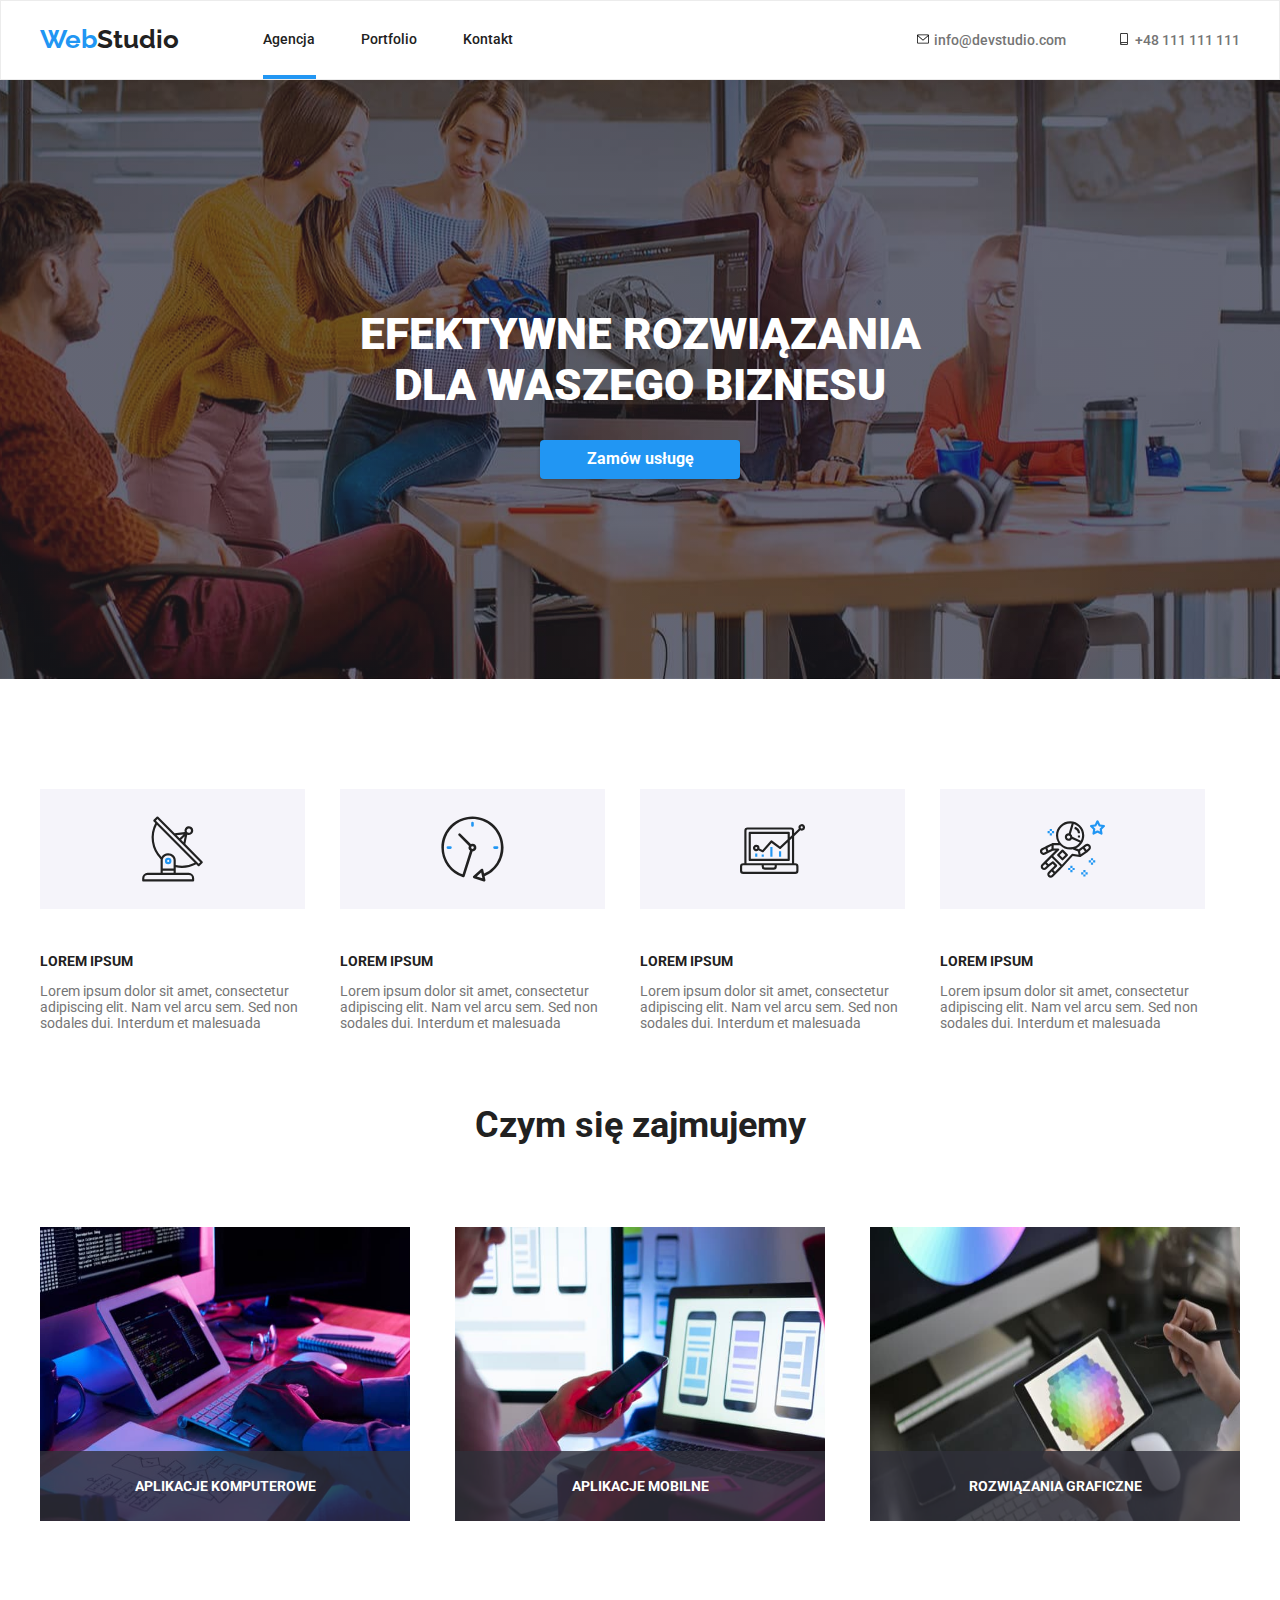
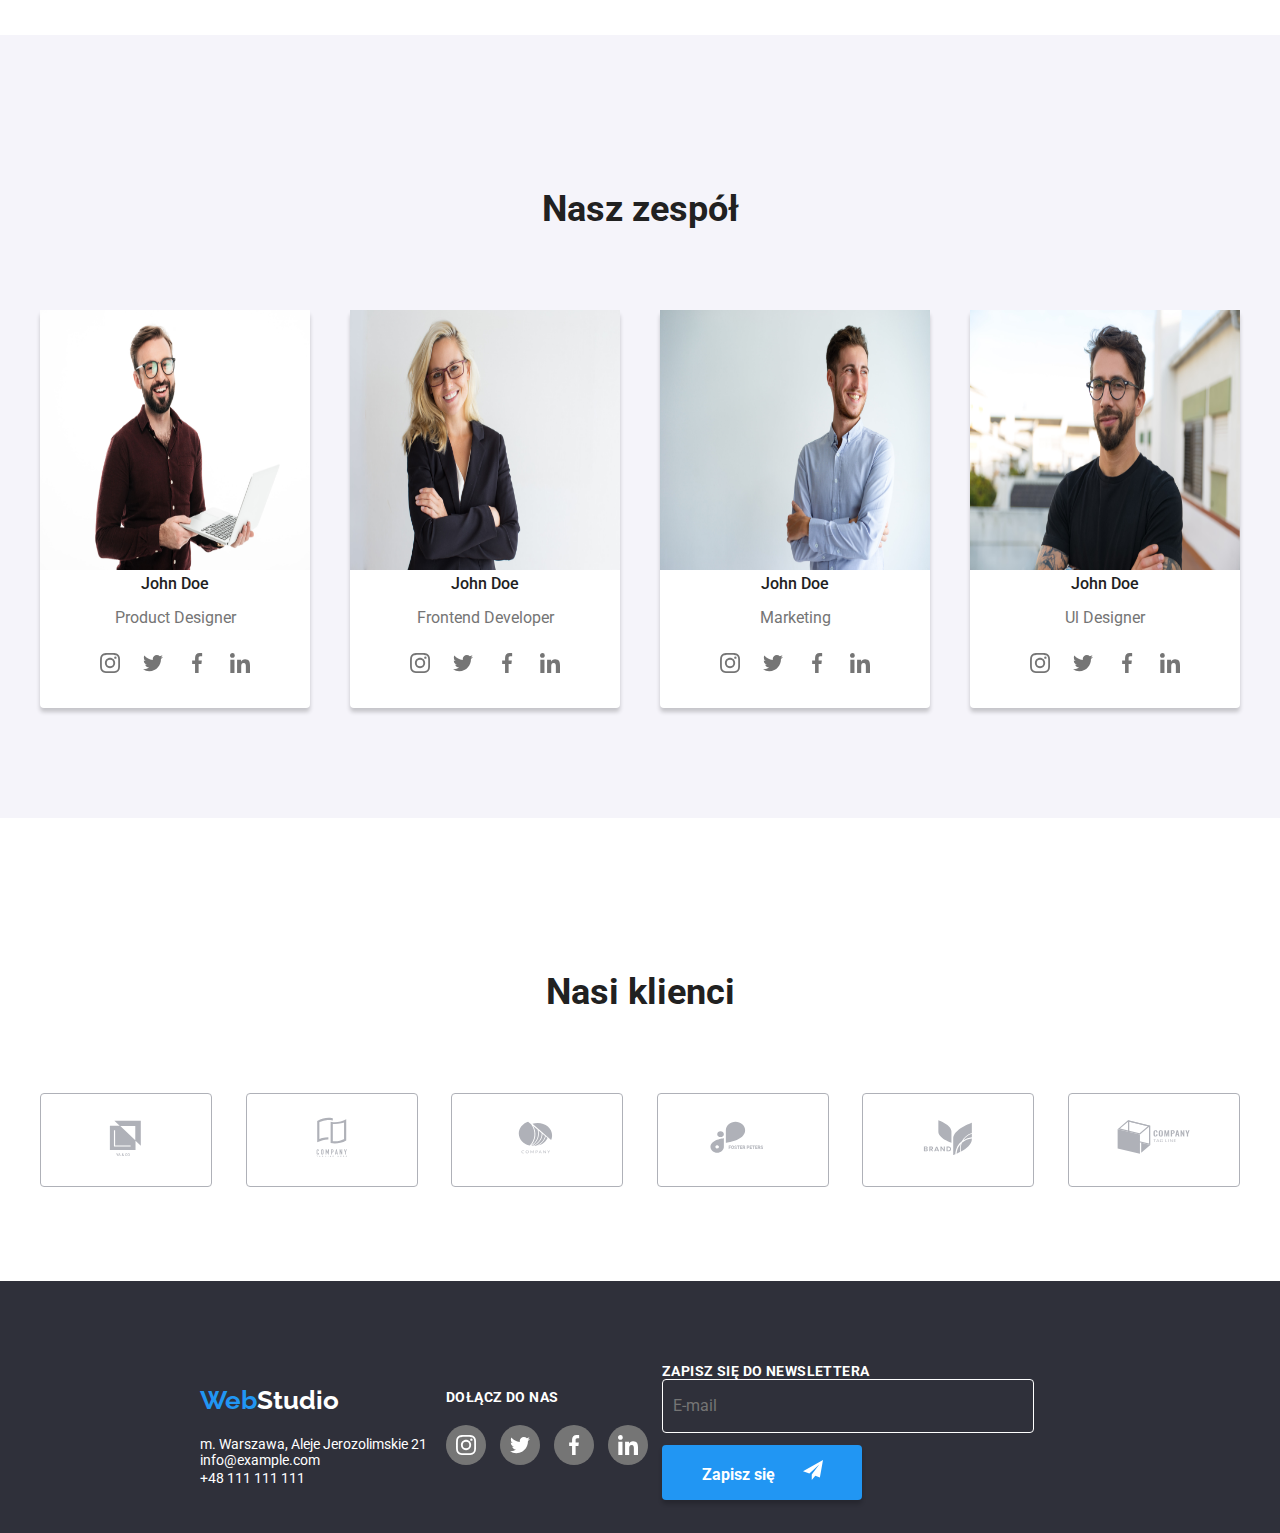
<file: index.html>
<!DOCTYPE html>
<html lang="pl">
    <head>
        <meta charset="UTF-8" />
        <meta http-equiv="X-UA-Compatible" content="IE=edge" />
        <meta name="viewport" content="width=device-width, initial-scale=1.0" />
        <title>WebStudio</title>
        <link rel="preconnect" href="https://fonts.googleapis.com" />
        <link rel="preconnect" href="https://fonts.gstatic.com" crossorigin />
        <link
            href="https://fonts.googleapis.com/css2?family=Raleway:wght@700&family=Roboto:wght@400;500;700;900&display=swap"
            rel="stylesheet"
        />
        <link rel="stylesheet" href="./css/norm.css" />
        <link rel="stylesheet" href="./css/main.min.css" />
    </head>
    <body>
        <header class="page-header">
            <div class="logo container">
                <a class="logo-dark" href="#"
                    ><span class="logo-dark--part">Web</span>Studio</a
                >
                <nav>
                    <ul class="navigation">
                        <li class="navigation__element">
                            <a class="link" href="#">Agencja</a>
                            <div class="link-underline"></div>
                        </li>
                        <li class="navigation__element">
                            <a class="link" href="./portfolio.html"
                                >Portfolio</a
                            >
                        </li>
                        <li class="navigation__element">
                            <a class="link" href="#">Kontakt</a>
                        </li>
                    </ul>
                </nav>

                <div class="adress">
                    <a class="link link-color" href="mailto:info@devstudio.com"
                        ><svg
                            xmlns="http://www.w3.org/2000/svg"
                            width="16"
                            height="12"
                        >
                            <use href="./images/icons.svg#icon-envelope"></use>
                        </svg>
                        info@devstudio.com
                    </a>

                    <a class="link link-color" href="callto:+48111111111">
                        <svg
                            xmlns="http://www.w3.org/2000/svg"
                            width="16"
                            height="12"
                        >
                            <use
                                href="./images/icons.svg#icon-smartphone"
                            ></use>
                        </svg>
                        +48 111 111 111</a
                    >
                </div>
            </div>
        </header>
        <main>
            <section class="main-background">
                <div class="container-black">
                    <h1 class="container-black__title">
                        EFEKTYWNE ROZWIĄZANIA <br />
                        DLA WASZEGO BIZNESU
                    </h1>
                    <button
                        class="container-black__button"
                        type="button"
                        data-modal-open
                    >
                        Zamów usługę
                    </button>
                </div>
            </section>
            <section>
                <div class="container">
                    <ul class="card-set">
                        <li class="card-set__element">
                            <svg
                                class="element__icon"
                                xmlns="http://www.w3.org/2000/svg"
                                width="65"
                                height="120"
                            >
                                <use
                                    href="./images/icons.svg#icon-antenna-1"
                                ></use>
                            </svg>
                            <h4 class="element__title">LOREM IPSUM</h4>
                            <p class="element__text">
                                Lorem ipsum dolor sit amet, consectetur
                                adipiscing elit. Nam vel arcu sem. Sed non
                                sodales dui. Interdum et malesuada
                            </p>
                        </li>

                        <li class="card-set__element">
                            <svg
                                class="element__icon"
                                xmlns="http://www.w3.org/2000/svg"
                                width="65"
                                height="120"
                            >
                                <use
                                    href="./images/icons.svg#icon-clock-1"
                                ></use>
                            </svg>
                            <h4 class="element__title">LOREM IPSUM</h4>
                            <p class="element__text">
                                Lorem ipsum dolor sit amet, consectetur
                                adipiscing elit. Nam vel arcu sem. Sed non
                                sodales dui. Interdum et malesuada
                            </p>
                        </li>

                        <li class="card-set__element">
                            <svg
                                class="element__icon"
                                xmlns="http://www.w3.org/2000/svg"
                                width="65"
                                height="120"
                            >
                                <use
                                    href="./images/icons.svg#icon-diagram-1"
                                ></use>
                            </svg>
                            <h4 class="element__title">LOREM IPSUM</h4>
                            <p class="element__text">
                                Lorem ipsum dolor sit amet, consectetur
                                adipiscing elit. Nam vel arcu sem. Sed non
                                sodales dui. Interdum et malesuada
                            </p>
                        </li>

                        <li class="card-set__element">
                            <svg
                                class="element__icon"
                                xmlns="http://www.w3.org/2000/svg"
                                width="65"
                                height="120"
                            >
                                <use
                                    href="./images/icons.svg#icon-astronaut-1"
                                ></use>
                            </svg>
                            <h4 class="element__title">LOREM IPSUM</h4>
                            <p class="element__text">
                                Lorem ipsum dolor sit amet, consectetur
                                adipiscing elit. Nam vel arcu sem. Sed non
                                sodales dui. Interdum et malesuada
                            </p>
                        </li>
                    </ul>

                    <h2 class="section-title">Czym się zajmujemy</h2>

                    <ul class="specialty">
                        <li class="specialty__list">
                            <img
                                class="specialty__list-picture"
                                src="./images/photo1.jpg"
                                alt="Męskie dłonie piszące na klawiaturze"
                                width="370"
                                height="294"
                            />

                            <p class="specialty__list-label">
                                APLIKACJE KOMPUTEROWE
                            </p>
                        </li>
                        <li class="specialty__list">
                            <img
                                class="specialty__list-picture"
                                src="./images/photo2.jpg"
                                alt="Kobieta z telefonem komórkowym w dłoni, siedząca przy komputerze"
                                width="370"
                                height="294"
                            />
                            <p class="specialty__list-label">
                                APLIKACJE MOBILNE
                            </p>
                        </li>

                        <li class="specialty__list">
                            <img
                                class="specialty__list-picture"
                                src="./images/photo3.jpg"
                                alt="Tablet z paletą barw trzymany w dłoniach"
                                width="370"
                                height="294"
                            />
                            <p class="specialty__list-label">
                                ROZWIĄZANIA GRAFICZNE
                            </p>
                        </li>
                    </ul>
                </div>
            </section>
            <section class="grey">
                <h2 class="section-title">Nasz zespół</h2>
                <div class="container">
                    <ul class="card-set">
                        <li class="card-set__element frame">
                            <img
                                clas="element__picture"
                                src="./images/person1.jpg"
                                alt="Brunet z brodą w okulrach, w bordowej koszuli i laptopem w rękach"
                                width="270"
                                height="260"
                            />

                            <h4 class="element__name">John Doe</h4>
                            <p class="element__position">Product Designer</p>
                            <div>
                                <ul class="item-flex">
                                    <li class="logos">
                                        <svg
                                            class="logos__design"
                                            xmlns="http://www.w3.org/2000/svg"
                                            viewBox="0 0 50 100"
                                        >
                                            <use
                                                href="./images/icons.svg#icon-insta"
                                            ></use>
                                        </svg>
                                    </li>
                                    <li class="logos">
                                        <svg
                                            class="logos__design"
                                            xmlns="http://www.w3.org/2000/svg"
                                            viewBox="0 0 50 100"
                                        >
                                            <use
                                                href="./images/icons.svg#icon-twitt"
                                            ></use>
                                        </svg>
                                    </li>
                                    <li class="logos">
                                        <svg
                                            class="logos__design"
                                            xmlns="http://www.w3.org/2000/svg"
                                            viewBox="0 0 50 100"
                                        >
                                            <use
                                                href="./images/icons.svg#icon-face"
                                            ></use>
                                        </svg>
                                    </li>
                                    <li class="logos">
                                        <svg
                                            class="logos__design"
                                            xmlns="http://www.w3.org/2000/svg"
                                            viewBox="0 0 50 100"
                                        >
                                            <use
                                                href="./images/icons.svg#icon-linkedin"
                                            ></use>
                                        </svg>
                                    </li>
                                </ul>
                            </div>
                        </li>

                        <li class="card-set__element frame">
                            <img
                                class="element__picture"
                                src="./images/person2.jpg"
                                alt="Uśmiechnięta blondynka w okularach, w czarnej marynarce"
                                width="270"
                                height="260"
                            />

                            <h4 class="element__name">John Doe</h4>
                            <p class="element__position">Frontend Developer</p>
                            <div>
                                <ul class="item-flex">
                                    <li class="logos">
                                        <svg
                                            class="logos__design"
                                            xmlns="http://www.w3.org/2000/svg"
                                            viewBox="0 0 50 100"
                                        >
                                            <use
                                                href="./images/icons.svg#icon-insta"
                                            ></use>
                                        </svg>
                                    </li>
                                    <li class="logos">
                                        <svg
                                            class="logos__design"
                                            xmlns="http://www.w3.org/2000/svg"
                                            viewBox="0 0 50 100"
                                        >
                                            <use
                                                href="./images/icons.svg#icon-twitt"
                                            ></use>
                                        </svg>
                                    </li>
                                    <li class="logos">
                                        <svg
                                            class="logos__design"
                                            xmlns="http://www.w3.org/2000/svg"
                                            viewBox="0 0 50 100"
                                        >
                                            <use
                                                href="./images/icons.svg#icon-face"
                                            ></use>
                                        </svg>
                                    </li>
                                    <li class="logos">
                                        <svg
                                            class="logos__design"
                                            xmlns="http://www.w3.org/2000/svg"
                                            viewBox="0 0 50 100"
                                        >
                                            <use
                                                href="./images/icons.svg#icon-linkedin"
                                            ></use>
                                        </svg>
                                    </li>
                                </ul>
                            </div>
                        </li>

                        <li class="card-set__element frame">
                            <img
                                class="element__picture"
                                src="./images/person3.jpg"
                                alt="Uśmiechnięty mężczyzna w błękitnej koszuli"
                                width="270"
                                height="260"
                            />

                            <h4 class="element__name">John Doe</h4>
                            <p class="element__position">Marketing</p>
                            <div>
                                <ul class="item-flex">
                                    <li class="logos">
                                        <svg
                                            class="logos__design"
                                            xmlns="http://www.w3.org/2000/svg"
                                            viewBox="0 0 50 100"
                                        >
                                            <use
                                                href="./images/icons.svg#icon-insta"
                                            ></use>
                                        </svg>
                                    </li>
                                    <li class="logos">
                                        <svg
                                            class="logos__design"
                                            xmlns="http://www.w3.org/2000/svg"
                                            viewBox="0 0 50 100"
                                        >
                                            <use
                                                href="./images/icons.svg#icon-twitt"
                                            ></use>
                                        </svg>
                                    </li>
                                    <li class="logos">
                                        <svg
                                            class="logos__design"
                                            xmlns="http://www.w3.org/2000/svg"
                                            viewBox="0 0 50 100"
                                        >
                                            <use
                                                href="./images/icons.svg#icon-face"
                                            ></use>
                                        </svg>
                                    </li>
                                    <li class="logos">
                                        <svg
                                            class="logos__design"
                                            xmlns="http://www.w3.org/2000/svg"
                                            viewBox="0 0 50 100"
                                        >
                                            <use
                                                href="./images/icons.svg#icon-linkedin"
                                            ></use>
                                        </svg>
                                    </li>
                                </ul>
                            </div>
                        </li>

                        <li class="card-set__element frame">
                            <img
                                class="element__picture"
                                src="./images/person4.jpg"
                                alt="Brunet w okularach z brodą, ubrany w czarny podkoszulek"
                                width="270"
                                height="260"
                            />

                            <h4 class="element__name">John Doe</h4>
                            <p class="element__position">Ul Designer</p>
                            <div>
                                <ul class="item-flex">
                                    <li class="logos">
                                        <svg
                                            class="logos__design"
                                            xmlns="http://www.w3.org/2000/svg"
                                            viewBox="0 0 50 100"
                                        >
                                            <use
                                                href="./images/icons.svg#icon-insta"
                                            ></use>
                                        </svg>
                                    </li>
                                    <li class="logos">
                                        <svg
                                            class="logos__design"
                                            xmlns="http://www.w3.org/2000/svg"
                                            viewBox="0 0 50 100"
                                        >
                                            <use
                                                href="./images/icons.svg#icon-twitt"
                                            ></use>
                                        </svg>
                                    </li>
                                    <li class="logos">
                                        <svg
                                            class="logos__design"
                                            xmlns="http://www.w3.org/2000/svg"
                                            viewBox="0 0 50 100"
                                        >
                                            <use
                                                href="./images/icons.svg#icon-face"
                                            ></use>
                                        </svg>
                                    </li>
                                    <li class="logos">
                                        <svg
                                            class="logos__design"
                                            xmlns="http://www.w3.org/2000/svg"
                                            viewBox="0 0 50 100"
                                        >
                                            <use
                                                href="./images/icons.svg#icon-linkedin"
                                            ></use>
                                        </svg>
                                    </li>
                                </ul>
                            </div>
                        </li>
                    </ul>
                </div>
            </section>
            <section>
                <h2 class="section-title">Nasi klienci</h2>
                <ul class="clients">
                    <li class="clients-border">
                        <a href="#" target="blank">
                            <svg
                                xmlns="http://www.w3.org/2000/svg"
                                width="106px"
                                height="46px"
                            >
                                <use href="./images/icons.svg#icon-Logo"></use>
                            </svg>
                        </a>
                    </li>
                    <li class="clients-border">
                        <a href="#" target="blank">
                            <svg
                                xmlns="http://www.w3.org/2000/svg"
                                width="106px"
                                height="46px"
                            >
                                <use href="./images/icons.svg#icon-Logo2"></use>
                            </svg>
                        </a>
                    </li>
                    <li class="clients-border">
                        <a href="#" target="blank">
                            <svg
                                xmlns="http://www.w3.org/2000/svg"
                                width="106px"
                                height="46px"
                            >
                                <use href="./images/icons.svg#icon-Logo3"></use>
                            </svg>
                        </a>
                    </li>
                    <li class="clients-border">
                        <a href="#" target="blank">
                            <svg
                                xmlns="http://www.w3.org/2000/svg"
                                width="106px"
                                height="46px"
                            >
                                <use href="./images/icons.svg#icon-Logo4"></use>
                            </svg>
                        </a>
                    </li>
                    <li class="clients-border">
                        <a href="#" target="blank">
                            <svg
                                xmlns="http://www.w3.org/2000/svg"
                                width="106px"
                                height="46px"
                            >
                                <use href="./images/icons.svg#icon-Logo5"></use>
                            </svg>
                        </a>
                    </li>
                    <li class="clients-border">
                        <a href="#" target="blank">
                            <svg
                                xmlns="http://www.w3.org/2000/svg"
                                width="106px"
                                height="46px"
                            >
                                <use href="./images/icons.svg#icon-Logo6"></use>
                            </svg>
                        </a>
                    </li>
                </ul>
            </section>
        </main>
        <footer>
            <div class="footer-flex">
                <div class="footer-background footer-container">
                    <div>
                        <a class="footer-logo" href="#"
                            ><span class="logo-dark--part">Web</span>Studio</a
                        >

                        <div class="footer-address">
                            m. Warszawa, Aleje Jerozolimskie 21
                        </div>

                        <a class="footer-link" href="mailto:info@example.com"
                            >info@example.com</a
                        ><br />
                        <span
                            ><a class="footer-link" href="callto:+48111111111"
                                >+48 111 111 111</a
                            ></span
                        >
                    </div>

                    <div>
                        <h4 class="footer-title">DOŁĄCZ DO NAS</h4>
                        <ul class="footer-list">
                            <li class="footer-social">
                                <a
                                    href="https://www.instagram.com"
                                    target="_blank"
                                ></a>
                                <svg
                                    class="footer-social__icon"
                                    viewBox="0 0 50 100"
                                >
                                    <use
                                        href="./images/icons.svg#icon-insta"
                                    ></use>
                                </svg>
                            </li>
                            <li class="footer-social">
                                <a
                                    href="https://www.twitter.com"
                                    target="_blank"
                                ></a>
                                <svg
                                    class="footer-social__icon"
                                    viewBox="0 0 50 100"
                                >
                                    <use
                                        href="./images/icons.svg#icon-twitt"
                                    ></use>
                                </svg>
                            </li>
                            <li class="footer-social">
                                <a
                                    href="https://www.facebook.com"
                                    target="_blank"
                                ></a>
                                <svg
                                    class="footer-social__icon"
                                    viewBox="0 0 50 100"
                                >
                                    <use
                                        href="./images/icons.svg#icon-face"
                                    ></use>
                                </svg>
                            </li>
                            <li class="footer-social">
                                <a
                                    href="https://www.linkedin.com"
                                    target="_blank"
                                ></a>
                                <svg
                                    class="footer-social__icon"
                                    viewBox="0 0 50 100"
                                >
                                    <use
                                        href="./images/icons.svg#icon-linkedin"
                                    ></use>
                                </svg>
                            </li>
                        </ul>
                    </div>
                    <div>
                        <h4 class="footer-title">ZAPISZ SIĘ DO NEWSLETTERA</h4>
                        <form class="footer-ul">
                            <label for="user_email"></label>
                            <input
                                class="footer-input"
                                type="email"
                                name="email"
                                id="user_email"
                                placeholder="E-mail"
                            />

                            <button class="footer-button" type="submit">
                                Zapisz się
                                <svg
                                    class="send-icon"
                                    xmlns="http://www.w3.org/2000/svg"
                                    width="20px"
                                    height="20px"
                                    viewBox="0 0 32 32"
                                >
                                    <use
                                        href="./images/icons.svg#icon-icon-send"
                                    ></use>
                                </svg>
                            </button>
                        </form>
                    </div>
                </div>
            </div>
        </footer>
        <div class="backdrop is-hidden" data-modal>
            <div class="modal">
                <button type="button" class="close-btn" data-modal-close>
                    X
                </button>
                <form
                    name="order-services"
                    autocomplete="on"
                    class="form-style"
                >
                    <h3>Zostaw swoje dane w formularzu poniżej</h3>
                    <div class="form-parts">
                        <div class="form-parts-style">
                            <label for="name" class="label-style first-label"
                                >Imię</label
                            ><input
                                class="input-style"
                                id="name"
                                type="text"
                                name="name"
                                required
                            />
                            <svg class="icons-form" width="25px" height="25px">
                                <use
                                    href="./images/icons.svg#icon-person-black-18dp-1"
                                ></use>
                            </svg>
                        </div>
                        <div class="form-parts-style">
                            <label for="phone" class="label-style next-label"
                                >Telefon</label
                            ><input
                                class="input-style"
                                id="phone"
                                type="tel"
                                name="phone-number"
                                required
                            />
                            <svg class="icons-form" width="25px" height="25px">
                                <use
                                    href="./images/icons.svg#icon-phone-black-18dp-1"
                                ></use>
                            </svg>
                        </div>
                        <div class="form-parts-style">
                            <label for="mail" class="label-style next-label"
                                >E-mail</label
                            ><input
                                class="input-style"
                                id="mail"
                                type="email"
                                name="e-mail-adress"
                                required
                            />
                            <svg class="icons-form" width="25px" height="25px">
                                <use
                                    href="./images/icons.svg#icon-email-black-18dp-1"
                                ></use>
                            </svg>
                        </div>
                        <label for="comment" class="label-style next-label"
                            >Komentarz</label
                        >
                        <textarea
                            id="comment"
                            name="comment"
                            placeholder="Wprowadź tekst"
                            class="input-style textarea"
                        ></textarea>
                    </div>
                    <label class="checkbox-label">
                        <input
                            class="hidden-checkbox"
                            type="checkbox"
                            width="16px"
                            height="15px"
                            name="acceptation-reg"
                            required
                        />
                        <svg
                            class="checkbox-icon-empty"
                            width="16px"
                            height="15px"
                        >
                            <use href="./images/icons.svg#icon-Vector1"></use>
                        </svg>
                        <svg
                            class="checkbox-icon-tick"
                            width="16px"
                            height="15px"
                        >
                            <use href="./images/icons.svg#icon-Vector"></use>
                        </svg>
                        <div class="checkbox-text">
                            Oświadczam, iż akceptuję <a href="#">Regulamin</a> i
                            <a href="#">Politykę Prywatności</a>
                        </div>
                    </label>
                    <button type="submit" class="modal-button">Wyślij</button>
                </form>
            </div>
        </div>
        <script src="./js/modal.js"></script>
    </body>
</html>
</file>
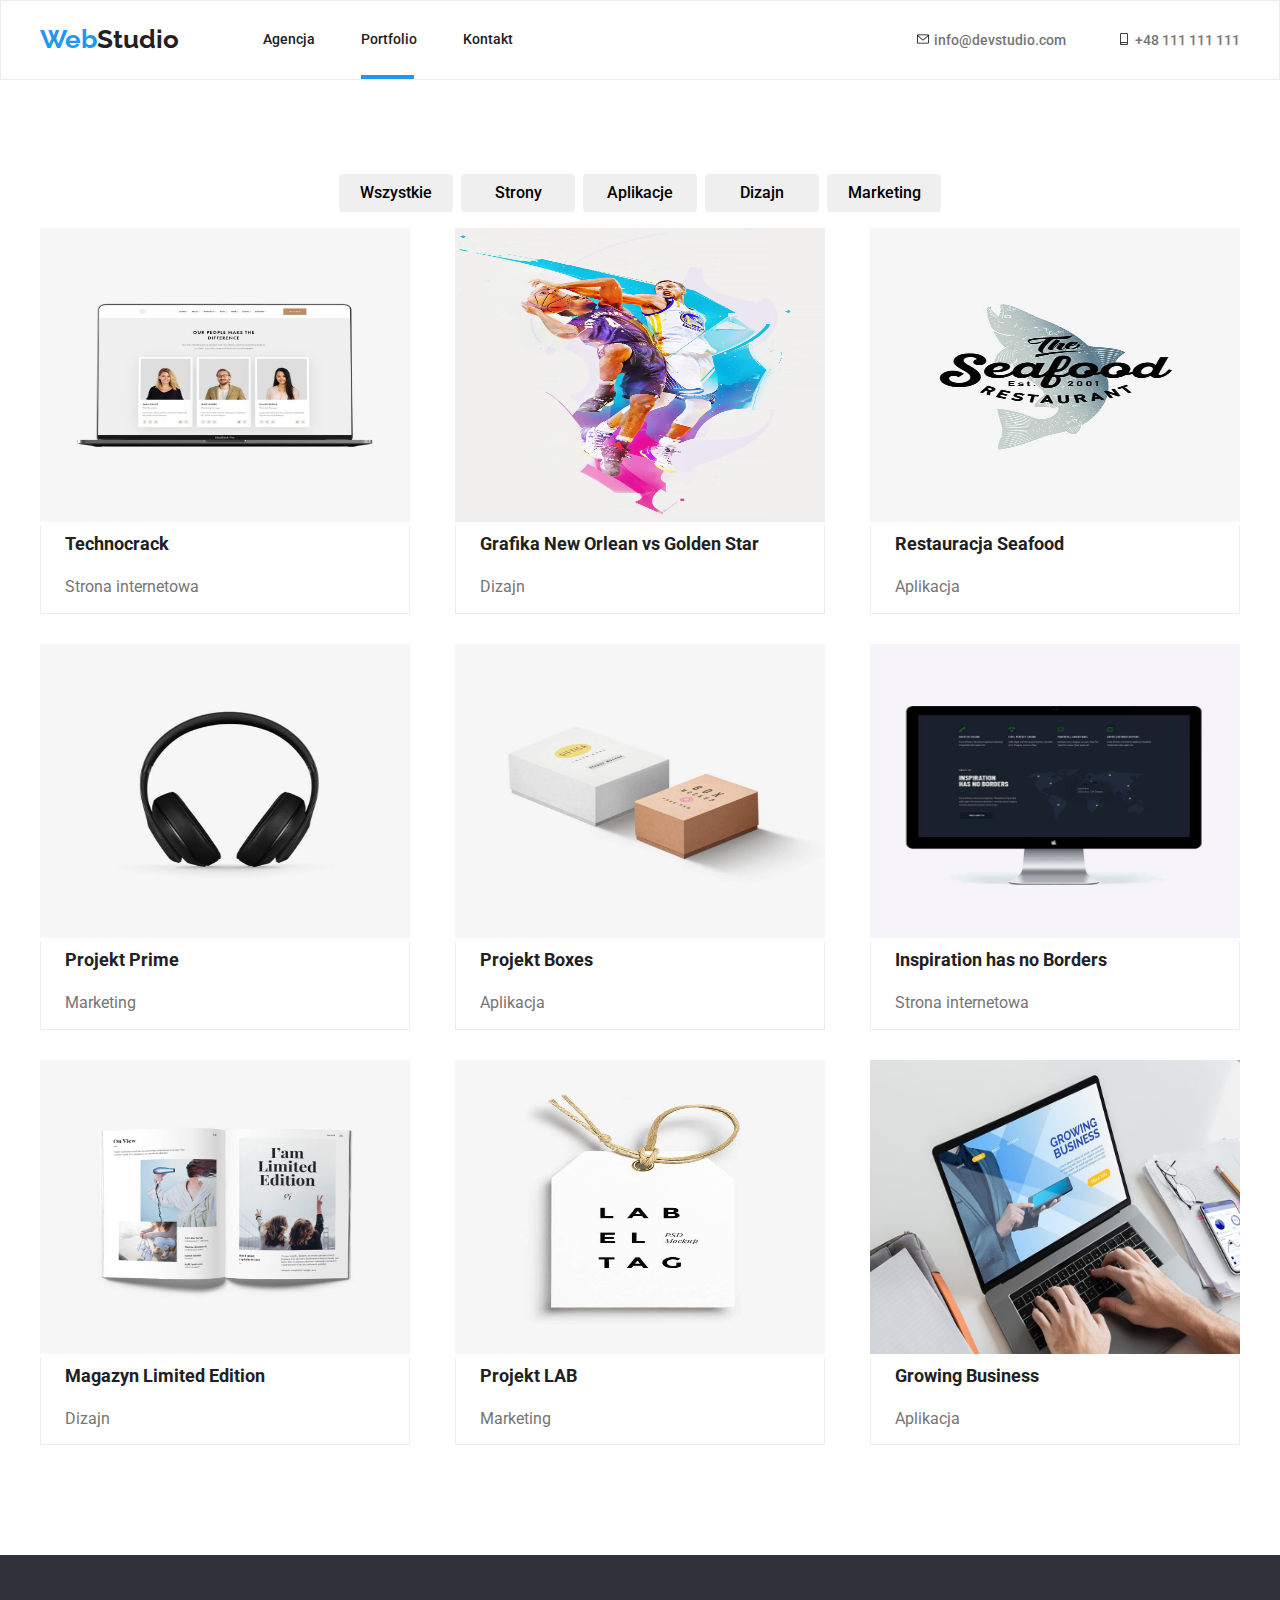
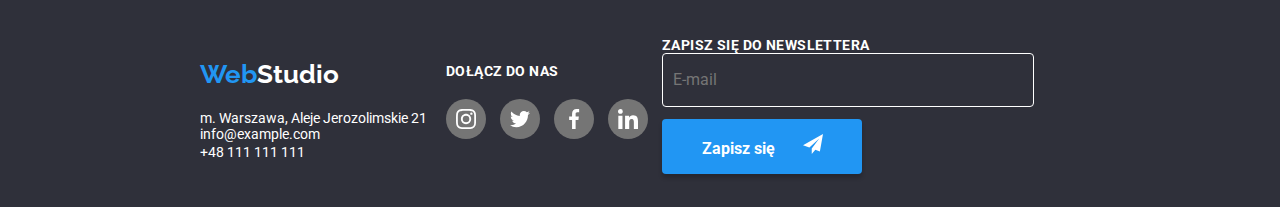
<file: portfolio.html>
<!DOCTYPE html>
<html lang="pl">
    <head>
        <meta charset="UTF-8" />
        <meta http-equiv="X-UA-Compatible" content="IE=edge" />
        <meta name="viewport" content="width=device-width, initial-scale=1.0" />
        <title>Portfolio</title>
        <link rel="preconnect" href="https://fonts.googleapis.com" />
        <link rel="preconnect" href="https://fonts.gstatic.com" crossorigin />
        <link
            href="https://fonts.googleapis.com/css2?family=Raleway:wght@700&family=Roboto:wght@400;500;700;900&display=swap"
            rel="stylesheet"
        />
        <link rel="stylesheet" href="./css/norm.css" />
        <link rel="stylesheet" href="./css/main.min.css" />
    </head>
    <body>
        <header class="page-header">
            <div class="logo container">
                <a class="logo-dark" href="./index.html"
                    ><span class="logo-dark--part">Web</span>Studio</a
                >
                <nav>
                    <ul class="navigation">
                        <li class="navigation-element">
                            <a class="link" href="./index.html">Agencja</a>
                        </li>
                        <li class="navigation-element">
                            <a class="link" href="#">Portfolio</a>
                            <div class="link-underline"></div>
                        </li>
                        <li class="navigation-element">
                            <a class="link" href="#">Kontakt</a>
                        </li>
                    </ul>
                </nav>

                <div class="adress">
                    <a class="link link-color" href="mailto:info@devstudio.com">
                        <svg
                            xmlns="http://www.w3.org/2000/svg"
                            width="16"
                            height="12"
                        >
                            <use href="./images/icons.svg#icon-envelope"></use>
                        </svg>
                        <span>info@devstudio.com</span>
                    </a>
                    <a class="link link-color" href="callto:+48111111111">
                        <svg
                            xmlns="http://www.w3.org/2000/svg"
                            width="16"
                            height="12"
                        >
                            <use
                                href="./images/icons.svg#icon-smartphone"
                            ></use>
                        </svg>
                        <span>+48 111 111 111</span></a
                    >
                </div>
            </div>
        </header>
        <main>
            <section>
                <ul class="container button-menu">
                    <li class="button">
                        <button class="button__design" type="button">
                            Wszystkie
                        </button>
                    </li>
                    <li class="button">
                        <button class="button__design" type="button">
                            Strony
                        </button>
                    </li>
                    <li class="button">
                        <button class="button__design" type="button">
                            Aplikacje
                        </button>
                    </li>
                    <li class="button">
                        <button class="button__design" type="button">
                            Dizajn
                        </button>
                    </li>
                    <li class="button">
                        <button class="button__design" type="button">
                            Marketing
                        </button>
                    </li>
                </ul>

                <div class="container">
                    <ul class="project-menu">
                        <li class="project-box">
                            <div class="project-picture">
                                <img
                                    src="./images/portfolio-pic1.jpg"
                                    alt="Zdjęcia dwóch kobiet i jednego mężczyzny wyświetlone na ekranie laptopa"
                                    width="370px"
                                    height="294px"
                                />
                                <div class="project-picture__overlay">
                                    <p>
                                        Technocrack jest popularną platformą do
                                        rozpowszechniania koronawirusa. Firmy
                                        wykorzystują tę platformę do celów
                                        szpegowskich i ataków na
                                        niezabezpieczone serwery konkurencji.
                                    </p>
                                </div>
                            </div>
                            <div class="project-text">
                                <h4 class="project-text__name">Technocrack</h4>
                                <p class="project-text__type">
                                    Strona internetowa
                                </p>
                            </div>
                        </li>
                        <li class="project-box">
                            <div class="project-picture">
                                <img
                                    src="./images/portfolio-pic2.jpg"
                                    alt="Dwóch mężczyzn grających w koszykówkę"
                                    width="370px"
                                    height="294px"
                                />
                                <div class="project-picture__overlay">
                                    <p>
                                        Technocrack jest popularną platformą do
                                        rozpowszechniania koronawirusa. Firmy
                                        wykorzystują tę platformę do celów
                                        szpegowskich i ataków na
                                        niezabezpieczone serwery konkurencji.
                                    </p>
                                </div>
                            </div>
                            <div class="project-text">
                                <h4 class="project-text__name">
                                    Grafika New Orlean vs Golden Star
                                </h4>
                                <p class="project-text__type">Dizajn</p>
                            </div>
                        </li>
                        <li class="project-box">
                            <div class="project-picture">
                                <img
                                    src="./images/portfolio-pic3.jpg"
                                    alt="Logo restauracji serwującej owoce morza"
                                    width="370px"
                                    height="294px"
                                />
                                <div class="project-picture__overlay">
                                    <p>
                                        Technocrack jest popularną platformą do
                                        rozpowszechniania koronawirusa. Firmy
                                        wykorzystują tę platformę do celów
                                        szpegowskich i ataków na
                                        niezabezpieczone serwery konkurencji.
                                    </p>
                                </div>
                            </div>
                            <div class="project-text">
                                <h4 class="project-text__name">
                                    Restauracja Seafood
                                </h4>
                                <p class="project-text__type">Aplikacja</p>
                            </div>
                        </li>
                        <li class="project-box">
                            <div class="project-picture">
                                <img
                                    src="./images/portfolio-pic4.jpg"
                                    alt="Słuchawki nauszne"
                                    width="370px"
                                    height="294px"
                                />
                                <div class="project-picture__overlay">
                                    <p>
                                        Technocrack jest popularną platformą do
                                        rozpowszechniania koronawirusa. Firmy
                                        wykorzystują tę platformę do celów
                                        szpegowskich i ataków na
                                        niezabezpieczone serwery konkurencji.
                                    </p>
                                </div>
                            </div>
                            <div class="project-text">
                                <h4 class="project-text__name">
                                    Projekt Prime
                                </h4>
                                <p class="project-text__type">Marketing</p>
                            </div>
                        </li>
                        <li class="project-box">
                            <div class="project-picture">
                                <img
                                    src="./images/portfolio-pic5.jpg"
                                    alt="Białe i różowe pudełko"
                                    width="370px"
                                    height="294px"
                                />
                                <div class="project-picture__overlay">
                                    <p>
                                        Technocrack jest popularną platformą do
                                        rozpowszechniania koronawirusa. Firmy
                                        wykorzystują tę platformę do celów
                                        szpegowskich i ataków na
                                        niezabezpieczone serwery konkurencji.
                                    </p>
                                </div>
                            </div>
                            <div class="project-text">
                                <h4 class="project-text__name">
                                    Projekt Boxes
                                </h4>
                                <p class="project-text__type">Aplikacja</p>
                            </div>
                        </li>
                        <li class="project-box">
                            <div class="project-picture">
                                <img
                                    src="./images/portfolio-pic6.jpg"
                                    alt="Ekran komputera Mac z wyświetoną witryną internetową"
                                    width="370px"
                                    height="294px"
                                />
                                <div class="project-picture__overlay">
                                    <p>
                                        Technocrack jest popularną platformą do
                                        rozpowszechniania koronawirusa. Firmy
                                        wykorzystują tę platformę do celów
                                        szpegowskich i ataków na
                                        niezabezpieczone serwery konkurencji.
                                    </p>
                                </div>
                            </div>
                            <div class="project-text">
                                <h4 class="project-text__name">
                                    Inspiration has no Borders
                                </h4>
                                <p class="project-text__type">
                                    Strona internetowa
                                </p>
                            </div>
                        </li>
                        <li class="project-box">
                            <div class="project-picture">
                                <img
                                    src="./images/portfolio-pic7.jpg"
                                    alt="Otwarta gazeta z artykułami"
                                    width="370px"
                                    height="294px"
                                />
                                <div class="project-picture__overlay">
                                    <p>
                                        Technocrack jest popularną platformą do
                                        rozpowszechniania koronawirusa. Firmy
                                        wykorzystują tę platformę do celów
                                        szpegowskich i ataków na
                                        niezabezpieczone serwery konkurencji.
                                    </p>
                                </div>
                            </div>
                            <div class="project-text">
                                <h4 class="project-text__name">
                                    Magazyn Limited Edition
                                </h4>
                                <p class="project-text__type">Dizajn</p>
                            </div>
                        </li>
                        <li class="project-box">
                            <div class="project-picture">
                                <img
                                    src="./images/portfolio-pic8.jpg"
                                    alt="Biała metka z czarnym napisem i zawiązanym sznureczkiem"
                                    width="370px"
                                    height="294px"
                                />
                                <div class="project-picture__overlay">
                                    <p>
                                        Technocrack jest popularną platformą do
                                        rozpowszechniania koronawirusa. Firmy
                                        wykorzystują tę platformę do celów
                                        szpegowskich i ataków na
                                        niezabezpieczone serwery konkurencji.
                                    </p>
                                </div>
                            </div>
                            <div class="project-text">
                                <h4 class="project-text__name">Projekt LAB</h4>
                                <p class="project-text__type">Marketing</p>
                            </div>
                        </li>
                        <li class="project-box">
                            <div class="project-picture">
                                <img
                                    src="./images/portfolio-pic9.jpg"
                                    alt="Stół, na którym stoi komputer, leżą dokumenty, a na nich leżą okulary, ołówek i telefon komórkowy"
                                    width="370px"
                                    height="294px"
                                />
                                <div class="project-picture__overlay">
                                    <p>
                                        Technocrack jest popularną platformą do
                                        rozpowszechniania koronawirusa. Firmy
                                        wykorzystują tę platformę do celów
                                        szpegowskich i ataków na
                                        niezabezpieczone serwery konkurencji.
                                    </p>
                                </div>
                            </div>
                            <div class="project-text">
                                <h4 class="project-text__name">
                                    Growing Business
                                </h4>
                                <p class="project-text__type">Aplikacja</p>
                            </div>
                        </li>
                    </ul>
                </div>
            </section>
        </main>
        <footer>
            <div class="footer-flex">
                <div class="footer-background footer-container">
                    <div>
                        <a class="footer-logo" href="#"
                            ><span class="logo-dark--part">Web</span>Studio</a
                        >

                        <div class="footer-address">
                            m. Warszawa, Aleje Jerozolimskie 21
                        </div>

                        <a class="footer-link" href="mailto:info@example.com"
                            >info@example.com</a
                        ><br />
                        <span
                            ><a class="footer-link" href="callto:+48111111111"
                                >+48 111 111 111</a
                            ></span
                        >
                    </div>

                    <div>
                        <h4 class="footer-title">DOŁĄCZ DO NAS</h4>
                        <ul class="footer-list">
                            <li class="footer-social">
                                <a
                                    href="https://www.instagram.com"
                                    target="_blank"
                                ></a>
                                <svg
                                    class="footer-social__icon"
                                    viewBox="0 0 50 100"
                                >
                                    <use
                                        href="./images/icons.svg#icon-insta"
                                    ></use>
                                </svg>
                            </li>
                            <li class="footer-social">
                                <a
                                    href="https://www.twitter.com"
                                    target="_blank"
                                ></a>
                                <svg
                                    class="footer-social__icon"
                                    viewBox="0 0 50 100"
                                >
                                    <use
                                        href="./images/icons.svg#icon-twitt"
                                    ></use>
                                </svg>
                            </li>
                            <li class="footer-social">
                                <a
                                    href="https://www.facebook.com"
                                    target="_blank"
                                ></a>
                                <svg
                                    class="footer-social__icon"
                                    viewBox="0 0 50 100"
                                >
                                    <use
                                        href="./images/icons.svg#icon-face"
                                    ></use>
                                </svg>
                            </li>
                            <li class="footer-social">
                                <a
                                    href="https://www.linkedin.com"
                                    target="_blank"
                                ></a>
                                <svg
                                    class="footer-social__icon"
                                    viewBox="0 0 50 100"
                                >
                                    <use
                                        href="./images/icons.svg#icon-linkedin"
                                    ></use>
                                </svg>
                            </li>
                        </ul>
                    </div>
                    <div>
                        <h4 class="footer-title">ZAPISZ SIĘ DO NEWSLETTERA</h4>
                        <form class="footer-ul">
                            <label for="user_email"></label>
                            <input
                                class="footer-input"
                                type="email"
                                name="email"
                                id="user_email"
                                placeholder="E-mail"
                            />

                            <button class="footer-button" type="submit">
                                Zapisz się
                                <svg
                                    class="send-icon"
                                    xmlns="http://www.w3.org/2000/svg"
                                    width="20px"
                                    height="20px"
                                    viewBox="0 0 32 32"
                                >
                                    <use
                                        href="./images/icons.svg#icon-icon-send"
                                    ></use>
                                </svg>
                            </button>
                        </form>
                    </div>
                </div>
            </div>
        </footer>
    </body>
</html>
</file>
<file: css/norm.css>
/*! normalize.css v8.0.1 | MIT License | github.com/necolas/normalize.css */

/* Document
   ========================================================================== */

/**
 * 1. Correct the line height in all browsers.
 * 2. Prevent adjustments of font size after orientation changes in iOS.
 */

html {
    line-height: 1.15; /* 1 */
    -webkit-text-size-adjust: 100%; /* 2 */
}

/* Sections
   ========================================================================== */

/**
 * Remove the margin in all browsers.
 */

body {
    margin: 0;
}

/**
 * Render the `main` element consistently in IE.
 */

main {
    display: block;
}

/**
 * Correct the font size and margin on `h1` elements within `section` and
 * `article` contexts in Chrome, Firefox, and Safari.
 */

h1 {
    font-size: 2em;
    margin: 0.67em 0;
}

/* Grouping content
   ========================================================================== */

/**
 * 1. Add the correct box sizing in Firefox.
 * 2. Show the overflow in Edge and IE.
 */

hr {
    box-sizing: content-box; /* 1 */
    height: 0; /* 1 */
    overflow: visible; /* 2 */
}

/**
 * 1. Correct the inheritance and scaling of font size in all browsers.
 * 2. Correct the odd `em` font sizing in all browsers.
 */

pre {
    font-family: monospace, monospace; /* 1 */
    font-size: 1em; /* 2 */
}

/* Text-level semantics
   ========================================================================== */

/**
 * Remove the gray background on active links in IE 10.
 */

a {
    background-color: transparent;
}

/**
 * 1. Remove the bottom border in Chrome 57-
 * 2. Add the correct text decoration in Chrome, Edge, IE, Opera, and Safari.
 */

abbr[title] {
    border-bottom: none; /* 1 */
    text-decoration: underline; /* 2 */
    text-decoration: underline dotted; /* 2 */
}

/**
 * Add the correct font weight in Chrome, Edge, and Safari.
 */

b,
strong {
    font-weight: bolder;
}

/**
 * 1. Correct the inheritance and scaling of font size in all browsers.
 * 2. Correct the odd `em` font sizing in all browsers.
 */

code,
kbd,
samp {
    font-family: monospace, monospace; /* 1 */
    font-size: 1em; /* 2 */
}

/**
 * Add the correct font size in all browsers.
 */

small {
    font-size: 80%;
}

/**
 * Prevent `sub` and `sup` elements from affecting the line height in
 * all browsers.
 */

sub,
sup {
    font-size: 75%;
    line-height: 0;
    position: relative;
    vertical-align: baseline;
}

sub {
    bottom: -0.25em;
}

sup {
    top: -0.5em;
}

/* Embedded content
   ========================================================================== */

/**
 * Remove the border on images inside links in IE 10.
 */

img {
    border-style: none;
}

/* Forms
   ========================================================================== */

/**
 * 1. Change the font styles in all browsers.
 * 2. Remove the margin in Firefox and Safari.
 */

button,
input,
optgroup,
select,
textarea {
    font-family: inherit; /* 1 */
    font-size: 100%; /* 1 */
    line-height: 1.15; /* 1 */
    margin: 0; /* 2 */
}

/**
 * Show the overflow in IE.
 * 1. Show the overflow in Edge.
 */

button,
input {
    /* 1 */
    overflow: visible;
}

/**
 * Remove the inheritance of text transform in Edge, Firefox, and IE.
 * 1. Remove the inheritance of text transform in Firefox.
 */

button,
select {
    /* 1 */
    text-transform: none;
}

/**
 * Correct the inability to style clickable types in iOS and Safari.
 */

button,
[type="button"],
[type="reset"],
[type="submit"] {
    -webkit-appearance: button;
}

/**
 * Remove the inner border and padding in Firefox.
 */

button::-moz-focus-inner,
[type="button"]::-moz-focus-inner,
[type="reset"]::-moz-focus-inner,
[type="submit"]::-moz-focus-inner {
    border-style: none;
    padding: 0;
}

/**
 * Restore the focus styles unset by the previous rule.
 */

button:-moz-focusring,
[type="button"]:-moz-focusring,
[type="reset"]:-moz-focusring,
[type="submit"]:-moz-focusring {
    outline: 1px dotted ButtonText;
}

/**
 * Correct the padding in Firefox.
 */

fieldset {
    padding: 0.35em 0.75em 0.625em;
}

/**
 * 1. Correct the text wrapping in Edge and IE.
 * 2. Correct the color inheritance from `fieldset` elements in IE.
 * 3. Remove the padding so developers are not caught out when they zero out
 *    `fieldset` elements in all browsers.
 */

legend {
    box-sizing: border-box; /* 1 */
    color: inherit; /* 2 */
    display: table; /* 1 */
    max-width: 100%; /* 1 */
    padding: 0; /* 3 */
    white-space: normal; /* 1 */
}

/**
 * Add the correct vertical alignment in Chrome, Firefox, and Opera.
 */

progress {
    vertical-align: baseline;
}

/**
 * Remove the default vertical scrollbar in IE 10+.
 */

textarea {
    overflow: auto;
}

/**
 * 1. Add the correct box sizing in IE 10.
 * 2. Remove the padding in IE 10.
 */

[type="checkbox"],
[type="radio"] {
    box-sizing: border-box; /* 1 */
    padding: 0; /* 2 */
}

/**
 * Correct the cursor style of increment and decrement buttons in Chrome.
 */

[type="number"]::-webkit-inner-spin-button,
[type="number"]::-webkit-outer-spin-button {
    height: auto;
}

/**
 * 1. Correct the odd appearance in Chrome and Safari.
 * 2. Correct the outline style in Safari.
 */

[type="search"] {
    -webkit-appearance: textfield; /* 1 */
    outline-offset: -2px; /* 2 */
}

/**
 * Remove the inner padding in Chrome and Safari on macOS.
 */

[type="search"]::-webkit-search-decoration {
    -webkit-appearance: none;
}

/**
 * 1. Correct the inability to style clickable types in iOS and Safari.
 * 2. Change font properties to `inherit` in Safari.
 */

::-webkit-file-upload-button {
    -webkit-appearance: button; /* 1 */
    font: inherit; /* 2 */
}

/* Interactive
   ========================================================================== */

/*
 * Add the correct display in Edge, IE 10+, and Firefox.
 */

details {
    display: block;
}

/*
 * Add the correct display in all browsers.
 */

summary {
    display: list-item;
}

/* Misc
   ========================================================================== */

/**
 * Add the correct display in IE 10+.
 */

template {
    display: none;
}

/**
 * Add the correct display in IE 10.
 */

[hidden] {
    display: none;
}
</file>
<file: css/main.min.css>
:root{--brand-color: #2196f3;--snow: white;--almost-black: #212121;--mouse: #757575;--almost-white: #f5f4fa;--dark-grey: #2f303a;--light: #ececec;--black: #000000;--icons-grey: #afb1b8;--main-font: "Roboto", sans-serif;--secondary-font: "Raleway", sans-serif}.grey{background-color:var(--almost-white);margin:0 auto}.grey .frame{border-radius:4px;box-shadow:0px 4px 4px rgba(0,0,0,.2);padding:0}.grey .card-set__element{background-color:var(--snow);justify-content:space-between;width:270px}.grey .card-set__element .element__name{font-size:16px;font-weight:500;line-height:1,2;letter-spacing:3%;vertical-align:top;text-align:center}.grey .card-set__element .element__position{color:var(--mouse);font-size:16px;line-height:1,2;letter-spacing:3%;vertical-align:top;text-align:center}.item-flex{display:flex;justify-content:space-between;align-items:center;margin-inline:50px}.item-flex .logos{color:var(--icons-grey);fill:currentColor}.item-flex .logos__design{fill:var(--mouse);width:40px;height:40px;margin-bottom:20px}.item-flex .logos__design:hover{border-radius:50%;cursor:pointer;background:var(--brand-color);fill:var(--snow);transition-duration:250ms;transition-timing-function:cubic-bezier(0.4, 0, 0.2, 1)}body{font-family:var(--main-font);color:var(--almost-black);margin:0 auto}ul{list-style-type:none;padding:0}h4{margin:0 auto}section{padding-block:94px}.container{width:1200px;margin:0 auto}.link{color:var(--almost-black);text-decoration:none;font-size:14px;font-weight:500;line-height:1,2;letter-spacing:2%;vertical-align:top;text-align:left}.link:hover,.link:focus,.link:active{color:var(--brand-color);transition-duration:250ms;transition-timing-function:cubic-bezier(0.4, 0, 0.2, 1)}.section-title{font-size:36px;font-weight:700;line-height:1,2;letter-spacing:3%;vertical-align:top;text-align:center;padding-bottom:50px;margin-top:60px}.card-set{display:flex;flex-wrap:nowrap;justify-content:space-between}a:hover,:focus{fill:var(--brand-color);transition-duration:250ms;transition-timing-function:cubic-bezier(0.4, 0, 0.2, 1)}.page-header{border:var(--light) solid 1px}.logo{display:flex;justify-content:space-between;align-items:center;height:78px}.logo-dark{font-family:var(--secondary-font);color:var(--almost-black);text-decoration:none;font-size:26px;font-weight:700;line-height:1,2;letter-spacing:3%;vertical-align:top;text-align:left}.logo-dark--part{color:var(--brand-color)}.navigation{display:flex;align-items:center;justify-content:space-between;gap:46px;max-width:245px;margin-left:47px;margin-right:371px}.link-underline{position:relative;top:17px;border-radius:2px;background:var(--brand-color)}.link-underline::after{content:"";position:absolute;left:0;top:9px;width:53px;height:4px;display:block;background-color:var(--brand-color)}.adress{display:flex;align-items:center;justify-content:space-between;gap:50px}.adress .link-color{color:var(--mouse)}.adress .link-color:hover,.adress .link-color :focus{color:var(--brand-color)}.main-background{background-color:var(--dark-grey);padding:200px 252px 200px 252px;background-image:linear-gradient(rgba(47, 48, 58, 0.4), rgba(47, 48, 58, 0.4)),url(../images/office.jpg);background-position:center;background-repeat:no-repeat}.container-black{margin:0 auto;display:flex;flex-direction:column;justify-content:center;align-items:center}.container-black__title{color:var(--snow);font-size:44px;font-weight:900;line-height:1,4;letter-spacing:6%;vertical-align:top;text-align:center}.container-black__button{background-color:var(--brand-color);border:var(--brand-color);border-radius:4px;box-shadow:0px 4px 4px rgba(0,0,0,.2);color:var(--snow);cursor:pointer;width:200px;font-size:16px;font-weight:700;line-height:1,9;letter-spacing:6%;vertical-align:top;text-align:center;padding:10px 41px 10px 42px}.element__title{font-size:14px;font-weight:700px;line-height:1,1;letter-spacing:3%;vertical-align:top;text-align:left;margin-top:40px}.element__text{color:var(--mouse);font-size:14px;line-height:1,7;letter-spacing:3%;vertical-align:top;text-align:left}.element__icon{background-color:var(--almost-white);padding-inline:100px}.specialty{display:flex;justify-content:space-between;flex-wrap:nowrap;padding:0}.specialty__list{position:relative;overflow:hidden;list-style-type:none}.specialty__list-label{position:absolute;width:100%;height:70px;bottom:-10px;background-color:rgba(47,48,58,.8);font-size:14px;font-weight:700;text-align:center;color:var(--snow);display:flex;align-items:center;justify-content:center}.clients{display:flex;justify-content:space-between;align-items:center;width:1200px;margin:0 auto}.clients-border{list-style:none;border:1px solid var(--icons-grey);border-radius:4px;cursor:pointer;width:170px;height:92px;display:flex;justify-content:center;align-items:center;fill:var(--icons-grey)}.clients-border:hover,.clients-border :focus{list-style:none;border:1px solid var(--brand-color);fill:var(--brand-color);border-radius:4px;transition-duration:250ms;transition-timing-function:cubic-bezier(0.4, 0, 0.2, 1)}.footer-flex{display:flex;justify-content:space-between;background-color:var(--dark-grey)}.footer-flex .footer-background{margin:0 auto;height:192px;padding-top:60px}.footer-flex .footer-container{display:flex;justify-content:flex-start;align-items:center}.footer-logo{font-family:var(--secondary-font);color:var(--snow);text-decoration:none;font-size:26px;font-weight:700;line-height:1,2;letter-spacing:3%;vertical-align:top;text-align:left;padding-left:200px}.footer-address{color:var(--snow);text-decoration:none;font-size:14px;line-height:1,7;letter-spacing:3%;vertical-align:top;text-align:left;padding-top:20px;width:246px;padding-left:200px}.footer-link{color:var(--snow);text-decoration:none;font-size:14px;line-height:1,7;letter-spacing:3%;vertical-align:top;text-align:left;padding-left:200px}.footer-link:hover,.footer-link:focus,.footer-link:active{color:var(--brand-color);transition-duration:250ms;transition-timing-function:cubic-bezier(0.4, 0, 0.2, 1)}.footer-title{font-weight:700;font-size:14px;line-height:16px;letter-spacing:.03em;color:var(--snow)}.footer-list{margin-top:20px;display:flex;align-items:center;justify-content:flex-start}.footer-list .footer-social{margin-right:10px;width:44px;height:44px}.footer-list .footer-social__icon{background:var(--mouse);border-radius:50%;fill:var(--snow);width:40px;height:40px}.footer-list .footer-social__icon:hover{background:var(--brand-color);border-radius:50%;cursor:pointer;fill:var(--snow);transition-duration:250ms;transition-timing-function:cubic-bezier(0.4, 0, 0.2, 1)}.footer-input{margin-bottom:12px;margin-right:12px;width:358px;height:50px;border-radius:4px;border:1px solid var(--snow);color:var(--snow);background-color:var(--dark-grey);padding-left:10px}.footer-button{background-color:var(--brand-color);border:var(--brand-color);border-radius:4px;box-shadow:0px 4px 4px rgba(0,0,0,.2);color:var(--snow);text-align:center;cursor:pointer;width:200px;height:55px;font-size:16px;font-weight:700;line-height:1,9;letter-spacing:6%;vertical-align:top;text-align:center;margin-bottom:12px;margin-right:200px}.footer-button .send-icon{fill:var(--snow);margin-left:24px}.backdrop{position:fixed;display:flex;top:0;left:0;width:100%;height:100%;background-color:rgba(0,0,0,.2);cursor:not-allowed;visibility:visible;opacity:1;transform:scale(1);transition-duration:250ms;transition-timing-function:cubic-bezier(0.4, 0, 0.2, 1)}.is-hidden{opacity:0;visibility:hidden;pointer-events:none;transform:scale(0)}.modal{position:relative;width:528px;height:581px;background-color:var(--snow);box-shadow:0px 1px 3px rgba(0,0,0,.12),0px 1px 1px rgba(0,0,0,.14),0px 2px 1px rgba(0,0,0,.2);border-radius:4px;margin:auto;cursor:auto}.close-btn{position:absolute;cursor:pointer;top:8px;right:8px;width:30px;height:30px;border-radius:50%;border:1px solid rgba(0,0,0,.1);background-color:var(--snow)}.form-parts input{width:448px;height:40px;background-color:inherit;border:1px solid var(--icons-grey);border-radius:4px;display:block}.form-parts-style{position:relative}.label-style{font-size:12px;line-height:14px;letter-spacing:1,16;display:flex;color:var(--mouse)}.first-label{margin-top:0 auto}.input-style{padding-left:40px}.input-style:focus{outline:1px solid var(--brand-color);transition-property:outline;transition-duration:250ms;transition-timing-function:cubic-bezier(0.4, 0, 0.2, 1)}.input-style:focus+svg{fill:var(--brand-color);transition-property:fill;transition-duration:250ms;transition-timing-function:cubic-bezier(0.4, 0, 0.2, 1)}.icons-form{top:25px;left:10px;fill:var(--almost-black)}.form-style{display:flex;flex-direction:column;margin-inline:20px}form h3{text-align:center;font-size:20px;font-weight:700;line-height:23px;letter-spacing:1,15}.next-label{margin-top:10px}.form-parts svg{position:absolute}.form-parts textarea{border:1px solid var(--icons-grey);border-radius:4px;display:block;resize:none}.textarea{font-size:12px;color:var(--icons-grey);width:448px;height:120px;padding:12px 26px 12px 16px}.modal-button{background-color:var(--brand-color);border:var(--brand-color);border-radius:4px;box-shadow:0px 4px 4px rgba(0,0,0,.2);color:var(--snow);cursor:pointer;width:200px;height:50px;font-size:16px;font-weight:700;line-height:1,9;letter-spacing:6%;vertical-align:top;text-align:center;margin:20px 144px 40px 144px}.checkbox-label{font-size:14px;line-height:24px;letter-spacing:0,58;color:var(--mouse);display:flex;align-items:center;position:relative}.checkbox-label a{text-decoration:underline;color:var(--brand-color)}.hidden-checkbox{-webkit-appearance:none;-moz-appearance:none;appearance:none;width:16px;height:15px;z-index:10}.checkbox-icon-empty{position:absolute;margin-top:20px}.checkbox-icon-tick{position:absolute;fill:var(--snow);border-radius:2px;visibility:hidden;margin-top:20px}.hidden-checkbox:checked~.checkbox-icon-tick{visibility:visible;background-color:var(--brand-color)}.checkbox-text{margin-top:20px;margin-left:8px}.button-menu{display:flex;justify-content:center;gap:8px}.button-menu .button{justify-content:space-between}.button-menu .button__design{border:var(--almost-white);cursor:pointer;width:114px;height:38px;text-decoration:none;font-weight:500;font-size:16px;line-height:1,6;letter-spacing:3%;vertical-align:top;text-align:center;border-radius:4px}.button-menu .button__design:hover,.button-menu .button__design:focus,.button-menu .button__design:active{color:var(--snow);background-color:var(--brand-color);box-shadow:1px 2px 2px 1px rgba(0,0,0,.12);transition-duration:250ms;transition-timing-function:cubic-bezier(0.4, 0, 0.2, 1)}.project-menu{display:flex;justify-content:space-between;align-items:center;flex-wrap:wrap;gap:30px}.project-box:hover{cursor:pointer;border-radius:4px;box-shadow:1px 4px 6px 0px rgba(0,0,0,.16);transition-duration:250ms;transition-timing-function:cubic-bezier(0.4, 0, 0.2, 1)}.project-box .project-picture{position:relative;margin:0 auto;overflow:hidden}.project-box .project-picture:hover{transform:translateY(0)}.project-box .project-picture__overlay{position:absolute;top:0;left:0;width:100%;height:100%;background-color:var(--brand-color);transform:translateY(100%);transition-duration:250ms;transition-timing-function:cubic-bezier(0.4, 0, 0.2, 1)}.project-box .project-picture:hover .project-picture__overlay{transform:translateY(0)}.project-box .project-picture .project-picture__overlay p{color:var(--snow);padding:49px 45px 49px 24px;margin:0 auto;font-size:18px;line-height:133%;text-align:left;vertical-align:top;letter-spacing:3%}.project-text{padding-left:24px;border:1px solid var(--light);border-top:none}.project-text__name{font-size:18px;font-weight:700;line-height:2;letter-spacing:6%;vertical-align:top;text-align:left}.project-text__type{color:var(--mouse);font-size:16px;line-height:1,9;letter-spacing:3%;vertical-align:top;text-align:left}/*# sourceMappingURL=main.min.css.map */
</file>
